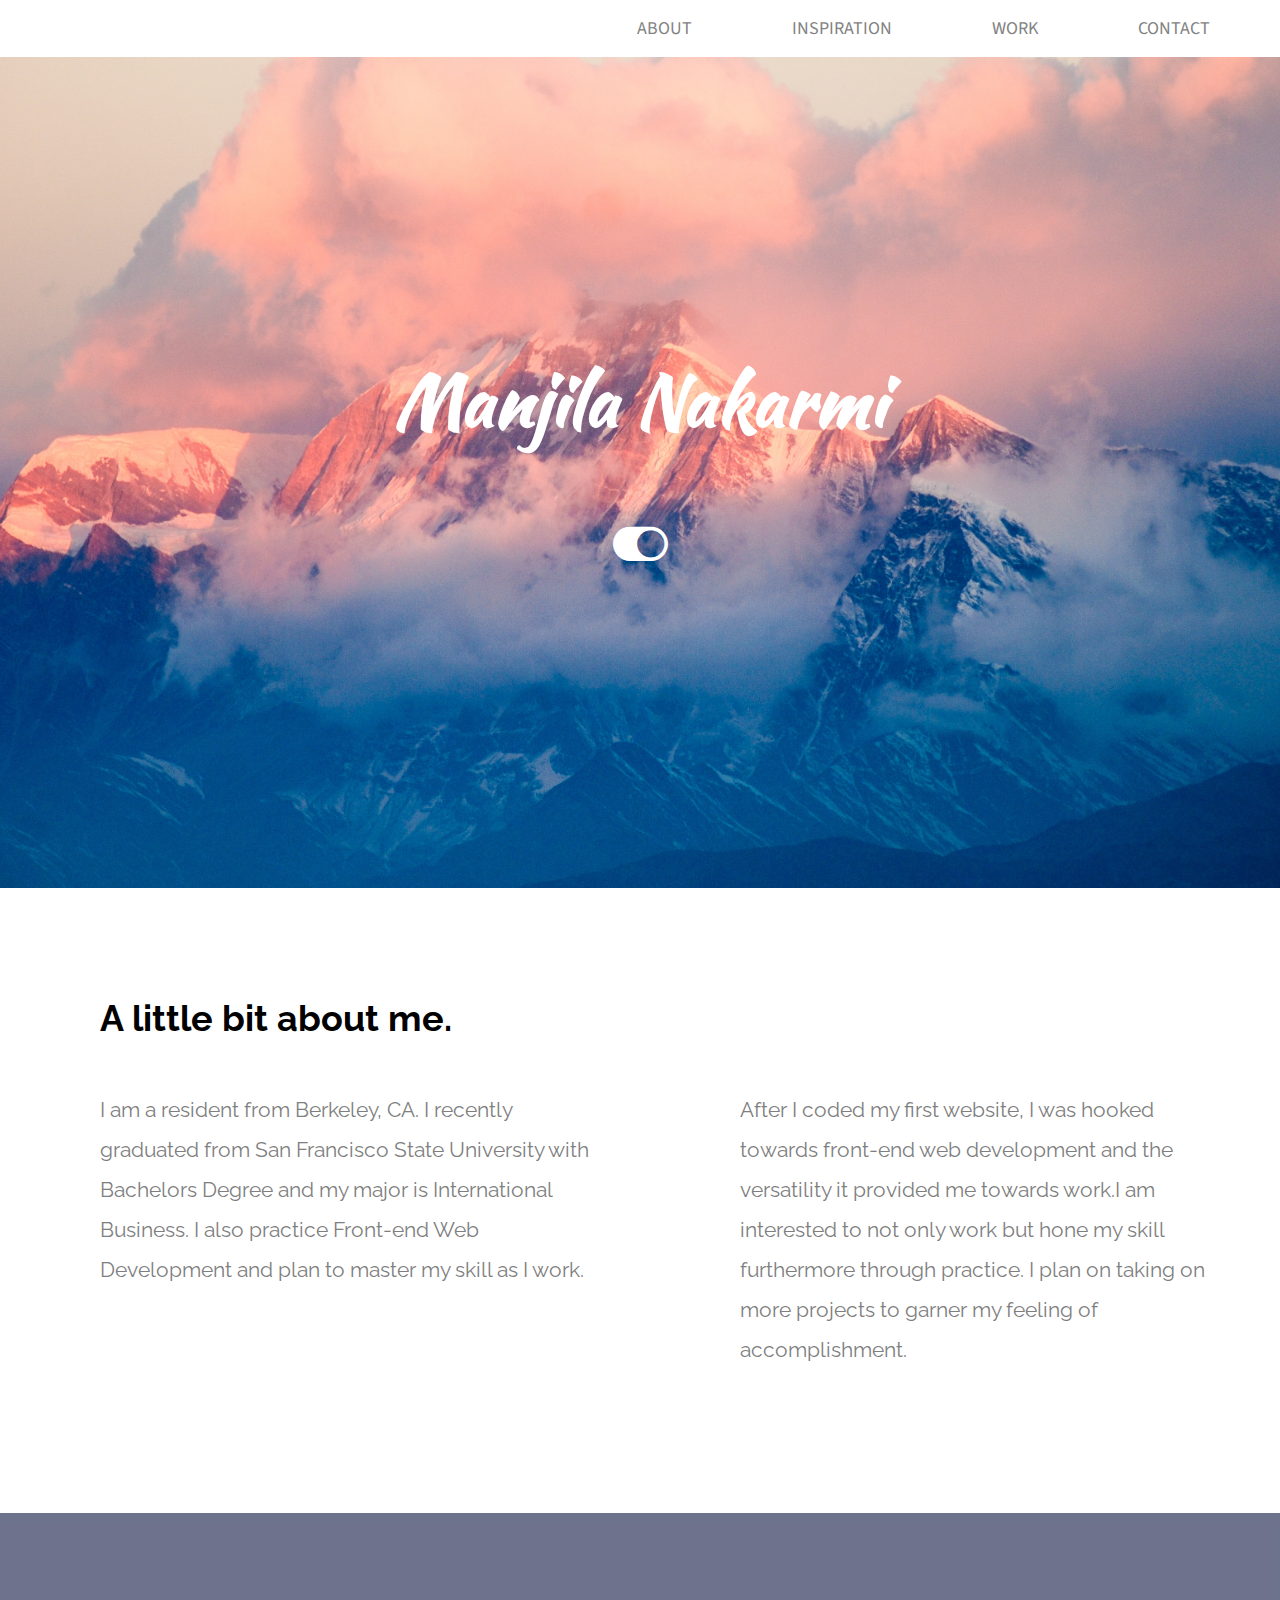
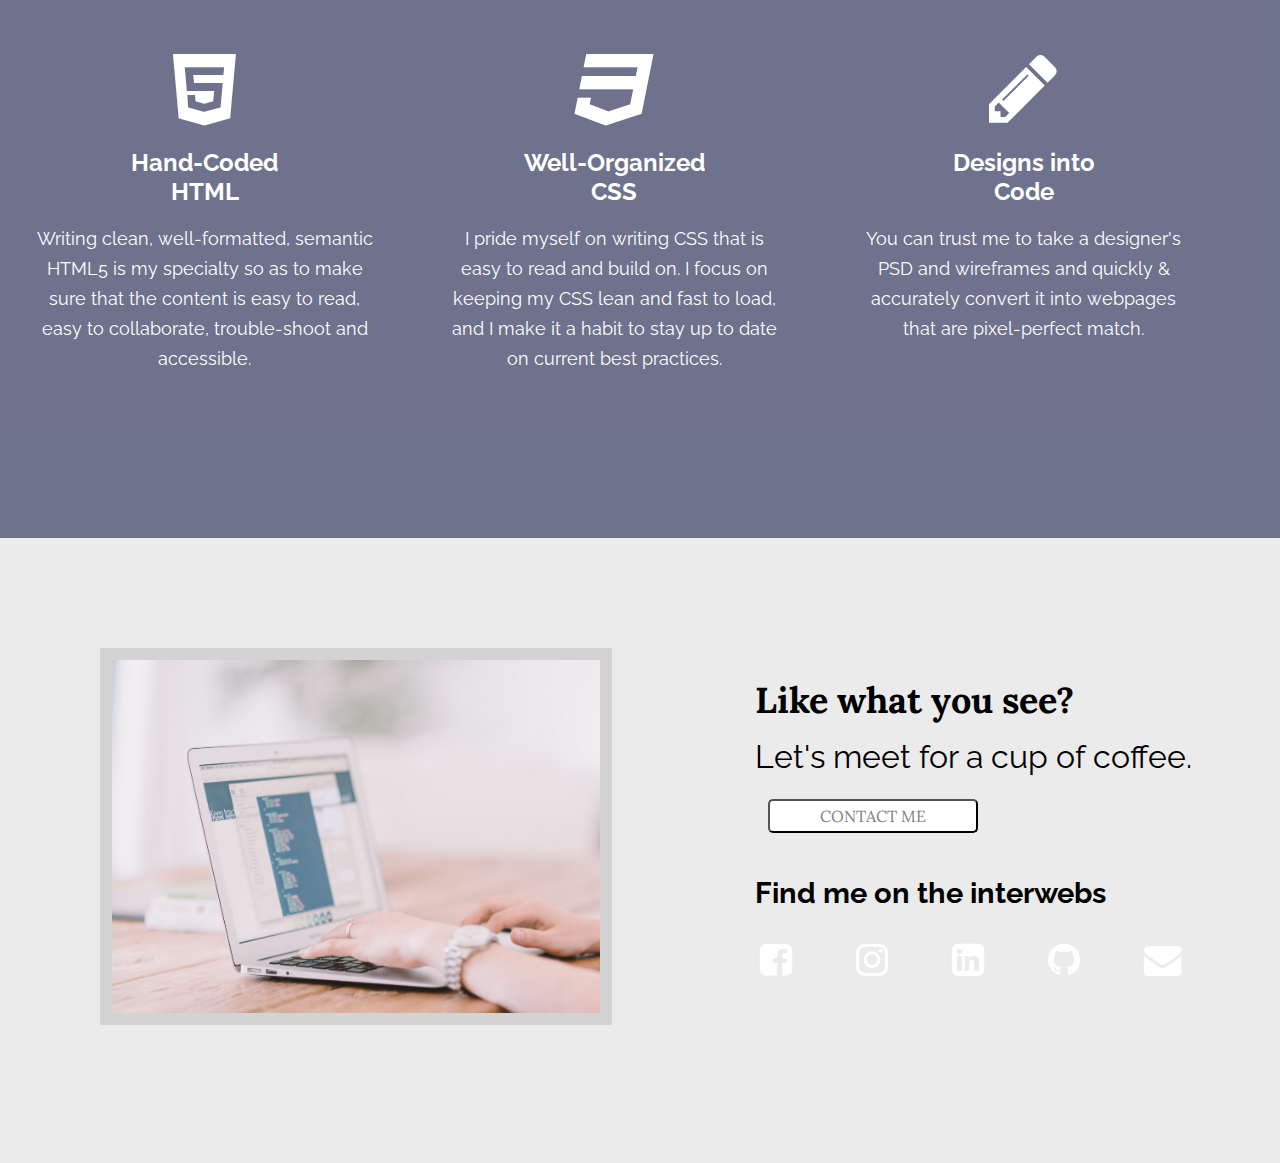
<file: index.html>
<!doctype html>
    <html lang="en">
    <head>
      <link rel="icon" href="../M.png" type="image/x-icon">
      <title>Manjila Nakarmi | Front-End Web Developer</title>
      <link rel="stylesheet" href="css/normalize.css">
      <link rel="stylesheet" href="css/main.css">
      <link rel="stylesheet" href="http://maxcdn.bootstrapcdn.com/font-awesome/4.5.0/css/font-awesome.min.css"/>
      <link href='https://fonts.googleapis.com/css?family=Source+Sans+Pro:400,700' rel='stylesheet' type='text/css'>
      <link href="https://fonts.googleapis.com/css?family=Lora:400,700" rel="stylesheet">
      <link href="https://fonts.googleapis.com/css?family=Kaushan+Script|Raleway" rel="stylesheet">
      <link rel="apple-touch-icon" sizes="57x57" href="img/apple-icon-57x57.png">
      <link rel="apple-touch-icon" sizes="60x60" href="img/apple-icon-60x60.png">
      <link rel="apple-touch-icon" sizes="72x72" href="img/apple-icon-72x72.png">
      <link rel="apple-touch-icon" sizes="76x76" href="img/apple-icon-76x76.png">
      <link rel="apple-touch-icon" sizes="114x114" href="img/apple-icon-114x114.png">
      <link rel="apple-touch-icon" sizes="120x120" href="img/apple-icon-120x120.png">
      <link rel="apple-touch-icon" sizes="144x144" href="img/apple-icon-144x144.png">
      <link rel="apple-touch-icon" sizes="152x152" href="img/apple-icon-152x152.png">
      <link rel="apple-touch-icon" sizes="180x180" href="img/apple-icon-180x180.png">
      <link rel="icon" type="image/png" sizes="192x192"  href="img/android-icon-192x192.png">
      <link rel="icon" type="image/png" sizes="32x32" href="img/favicon-32x32.png">
      <link rel="icon" type="image/png" sizes="96x96" href="img/favicon-96x96.png">
      <link rel="icon" type="image/png" sizes="16x16" href="img/favicon-16x16.png">
      <link rel="manifest" href="/manifest.json">
      <meta name="msapplication-TileColor" content="#ffffff">
      <meta name="msapplication-TileImage" content="img/ms-icon-144x144.png">
      <meta name="theme-color" content="#ffffff">
    </head>

    <body>
      <nav class="menu">
        <ul>
         <li><a href="#about">About</a></li>
         <li><a href="inspiration.html">Inspiration</a></li>
         <li><a href="#work">Work</a></li>
         <li><a href="#contact">Contact</a></li>

       </ul>
     </nav>
     <header class="fixed-background">
      <div class="full-width">
        <h2>Manjila Nakarmi</h2>
        <!-- <button>Change Background</button> -->
        <i class="fa fa-toggle-on fa-3x" aria-hidden="true"></i>
      </div>
    </header>
    <main>
      <section id="about">
       <div class="full-width">
        <h2>A little bit about me.</h2>
        <div class="half-width">
          <p>I am a resident from Berkeley, CA. I recently graduated from San Francisco State University with Bachelors Degree and my major is International Business. I also practice Front-end Web Development and plan to master my skill as I work.</p>
        </div>
        <div class="half-width two">
          <p>After I coded my first website, I was hooked towards front-end web development and the versatility it provided me towards work.I am interested to not only work but hone my skill furthermore through practice. I plan on taking on more projects to garner my feeling of accomplishment.</p>
        </div>
      </div>
    </section>

    <section id="work">
     <div class="full-width">
      <div class="third-width">
       <i class="fa fa-html5 fa-5x" aria-hidden="true"></i>
       <h3>Hand-Coded HTML</h3>
       <p>Writing clean, well-formatted, semantic HTML5 is my specialty so as to make sure that the content is easy to read, easy to collaborate, trouble-shoot and accessible.</p>
     </div>
     <div class="third-width">
       <i class="fa fa-css3 fa-5x" aria-hidden="true"></i>
       <h3>Well-Organized CSS</h3>
       <p>I pride myself on writing CSS that is easy to read and build on. I focus on keeping my CSS lean and fast to load, and I make it a habit to stay up to date on current best practices.</p>
     </div>
     <div class="third-width">
       <i class="fa fa-pencil fa-5x" aria-hidden="true"></i>
       <h3>Designs into Code</h3>
       <p>You can trust me to take a designer's PSD and wireframes and quickly & accurately convert it into webpages that are pixel-perfect match.</p>
     </div>
   </div>
 </section>
</main>

<footer id="contact">
 <div class="full-width">
  <div class="half-width">
   <img id="contact-img" src="img/crew-56835.jpg" alt="My Contact Image"/>
 </div>
 <div class="half-width" id="contact-info">
   <h2>Like what you see?</h2>
   <h3 id="email-header">Let's meet for a cup of coffee.</h3>
   <!-- <a href="mailto:manjila@manjilanakarmi.com"><img id="envelope" src="img/icon-envelope.png" alt="Envelope Icon"/>manjila [@] manjilanakarmi.com</a> -->
   <button id="showModal">Contact Me</button>
   <div class="modal">
    <div class="modal-content">
      <p id="X" class="close">X</p>
    <!-- <h3>Contact Form</h3>
    <p>Please enter your information below and I will get back to you!</p>
    <form class="mailus">
      <input type="text" name="name" placeholder="Full Name">
      <input type="email" name="email" placeholder="Email Address">
      <textarea>Message</textarea>
    </form> -->
    <div class="typeform-widget" data-url="https://manjilanakarmi.typeform.com/to/jh4MSf" style="width: 100%; height: 450px;" > </div> <script> (function() { var qs,js,q,s,d=document, gi=d.getElementById, ce=d.createElement, gt=d.getElementsByTagName, id="typef_orm", b="https://embed.typeform.com/"; if(!gi.call(d,id)) { js=ce.call(d,"script"); js.id=id; js.src=b+"embed.js"; q=gt.call(d,"script")[0]; q.parentNode.insertBefore(js,q) } })() </script> <div style="font-family: Sans-Serif;font-size: 12px;color: #999;opacity: 0.5; padding-top: 5px;" > <!-- powered by <a href="https://www.typeform.com/examples/forms/contact-form-template/?utm_campaign=jh4MSf&amp;utm_source=typeform.com-10452063-Basic&amp;utm_medium=typeform&amp;utm_content=typeform-embedded-contactform&amp;utm_term=EN" style="color: #999" target="_blank">Typeform</a> --> </div>
    <!-- <button class="close">Close</button> -->
  </div>
</div>
<h3 id="socialmedia-header">Find me on the interwebs</h3>
<ul>
 <li><a href="https://www.facebook.com/DestinationManjilaHeart"><i class="fa fa-facebook-square fa-lg" aria-hidden="true"></i></a></li>
 <li><a href="https://www.instagram.com/prettyandclumsy/"><i class="fa fa-instagram fa-lg" aria-hidden="true"></i></a></li>
 <li><a href="https://www.linkedin.com/in/manjilanakarmi/"><i class="fa fa-linkedin-square fa-lg" aria-hidden="true"></i></a></li>
 <li><a href="https://github.com/Manjilan"><i class="fa fa-github fa-lg" aria-hidden="true"></i></a></li>
 <li><a href="mailto:manjila@manjilanakarmi.com"><i class="fa fa-envelope fa-lg" aria-hidden="true"></i></a></li>
</ul>
</div>
</div>



</footer>
<script src="js/jquery-3.2.1.min.js"></script> <!-- jQuery -->
<script src="js/main.js"></script> <!-- main.js -->
</body>
</html>
</file>
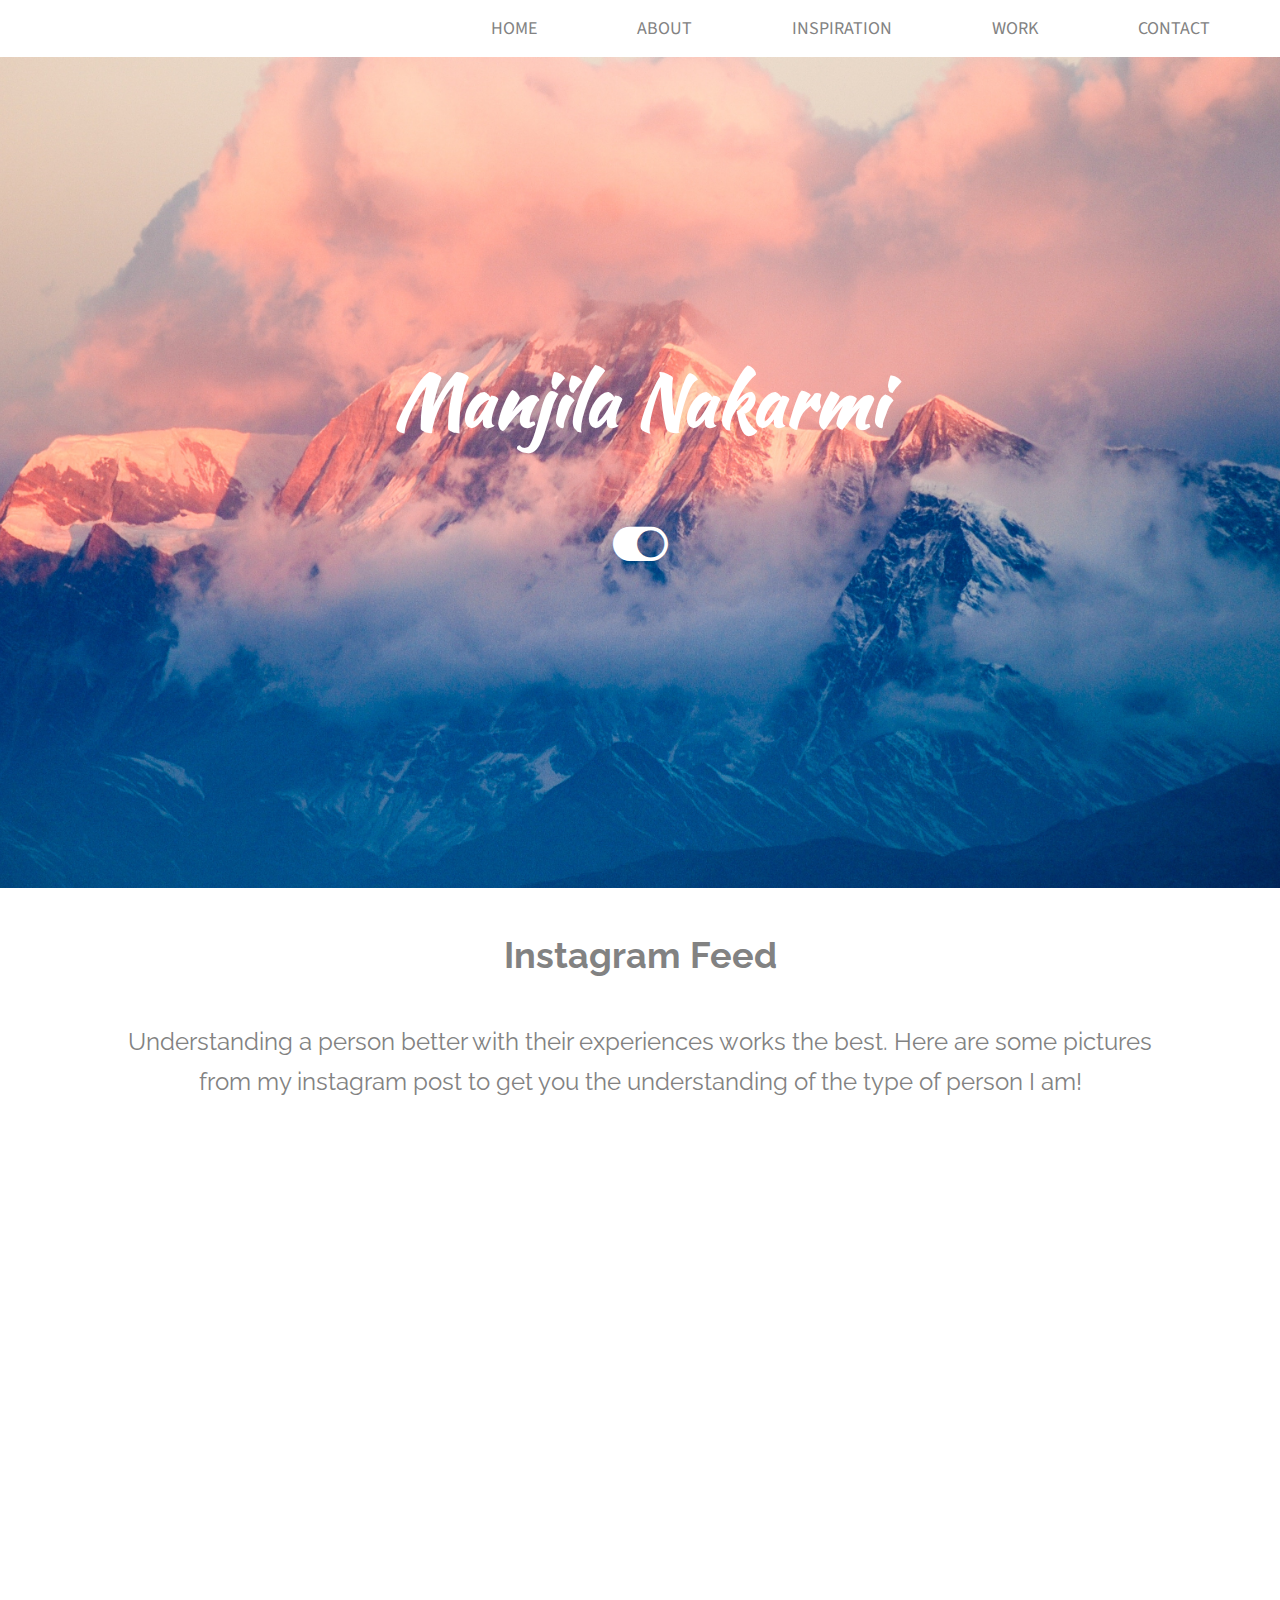
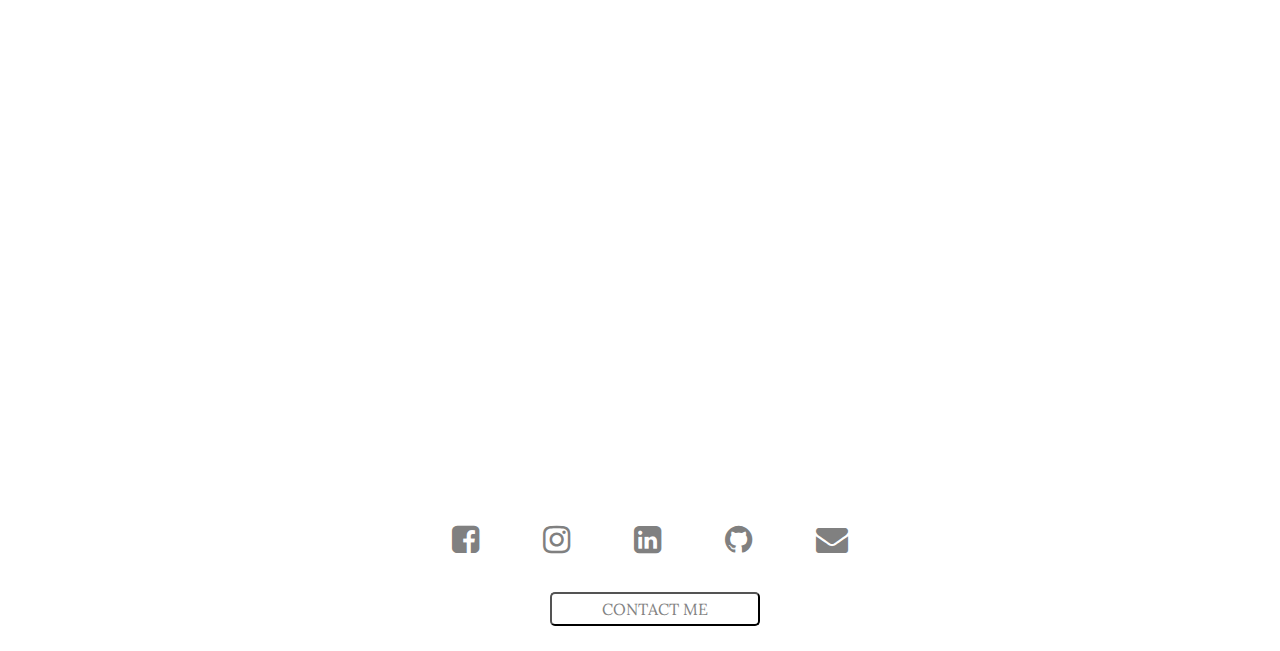
<file: inspiration.html>
<!doctype html>
<html lang="en">
<head>
  <link rel="icon" href="../M.png" type="image/x-icon">
  <title>Manjila Nakarmi | Front-End Web Developer</title>
  <link rel="stylesheet" href="css/normalize.css">
  <link rel="stylesheet" href="css/main.css"> 
  <link rel="stylesheet" href="http://maxcdn.bootstrapcdn.com/font-awesome/4.5.0/css/font-awesome.min.css"/>
  <link href='https://fonts.googleapis.com/css?family=Source+Sans+Pro:400,700' rel='stylesheet' type='text/css'>
  <link href="https://fonts.googleapis.com/css?family=Lora:400,700" rel="stylesheet">
  <link href="https://fonts.googleapis.com/css?family=Kaushan+Script|Raleway" rel="stylesheet">
  <link rel="apple-touch-icon" sizes="57x57" href="img/apple-icon-57x57.png">
  <link rel="apple-touch-icon" sizes="60x60" href="img/apple-icon-60x60.png">
  <link rel="apple-touch-icon" sizes="72x72" href="img/apple-icon-72x72.png">
  <link rel="apple-touch-icon" sizes="76x76" href="img/apple-icon-76x76.png">
  <link rel="apple-touch-icon" sizes="114x114" href="img/apple-icon-114x114.png">
  <link rel="apple-touch-icon" sizes="120x120" href="img/apple-icon-120x120.png">
  <link rel="apple-touch-icon" sizes="144x144" href="img/apple-icon-144x144.png">
  <link rel="apple-touch-icon" sizes="152x152" href="img/apple-icon-152x152.png">
  <link rel="apple-touch-icon" sizes="180x180" href="img/apple-icon-180x180.png">
  <link rel="icon" type="image/png" sizes="192x192"  href="img/android-icon-192x192.png">
  <link rel="icon" type="image/png" sizes="32x32" href="img/favicon-32x32.png">
  <link rel="icon" type="image/png" sizes="96x96" href="img/favicon-96x96.png">
  <link rel="icon" type="image/png" sizes="16x16" href="img/favicon-16x16.png">
  <link rel="manifest" href="/manifest.json">
  <meta name="msapplication-TileColor" content="#ffffff">
  <meta name="msapplication-TileImage" content="img/ms-icon-144x144.png">
  <meta name="theme-color" content="#ffffff">
</head>

<body>
  <nav class="menu">
    <ul>
     <li><a href="index.html">Home</a></li>
     <li><a href="index.html#about">About</a></li>
     <li><a href="inspiration.html">Inspiration</a></li>
     <li><a href="index.html#work">Work</a></li>
     <li><a href="#contactme">Contact</a></li>

   </ul>
 </nav>
 <header class="fixed-background">
      <div class="full-width">
        <h2>Manjila Nakarmi</h2>
        <!-- <button>Change Background</button> -->
        <i class="fa fa-toggle-on fa-3x" aria-hidden="true"></i>
      </div>
    </header>
  <main>
    <div class="full-width">
    <div class="inspo">
      <h3>Instagram Feed</h3>
      <p>Understanding a person better with their experiences works the best. Here are some pictures from my instagram post to get you the understanding of the type of person I am!</p>
      <!-- LightWidget WIDGET --><script src="http://lightwidget.com/widgets/lightwidget.js"></script><iframe src="http://lightwidget.com/widgets/ef61dc008c6b5594992260c0edbecb44.html" scrolling="no" allowtransparency="true" class="lightwidget-widget" style="width: 70%; border: 0; overflow: hidden;"></iframe>
    </div>
  </div>
    <!-- <h3>Experiences</h3>
    <div class="gallery full-width">
      
      <div class="col-1-3">
        <img class="galleryimg" src="https://scontent-dft4-3.xx.fbcdn.net/v/t31.0-8/19055896_10155411345567436_2050221404009209466_o.jpg?oh=ea63cf04503aaec08f8a70a264c95a62&oe=5A4D48FE" alt="Gambian's Park">
      </div>
      <div class="col-1-3">
        <img class="galleryimg" src="https://scontent-dft4-3.xx.fbcdn.net/v/t31.0-8/19055896_10155411345567436_2050221404009209466_o.jpg?oh=ea63cf04503aaec08f8a70a264c95a62&oe=5A4D48FE" alt="Gambian's Park">
      </div>
      <div class="col-1-3">
        <img class="galleryimg" src="https://scontent-dft4-3.xx.fbcdn.net/v/t31.0-8/19055896_10155411345567436_2050221404009209466_o.jpg?oh=ea63cf04503aaec08f8a70a264c95a62&oe=5A4D48FE" alt="Gambian's Park">
      </div>
    </div>
    <div class="modal">
      <img src="" alt="">
    </div> -->
    <div class="full-width">
      <div id="space">
        <h3>My Inspirations</h3>
        <p>My inspirations come from travelling and discovering the wonders of nature. The birth of human life from the nature in itself is a miracle and to take inspiration for things in life from nature should bring beauty into one's projects.</p>
      </div>

    </div>


  </main>
  
</div>
<footer id="contactme">
  <ul>
   <li><a href="https://www.facebook.com/DestinationManjilaHeart"><i class="fa fa-facebook-square fa-2x" aria-hidden="true"></i></a></li>
   <li><a href="https://www.instagram.com/prettyandclumsy/"><i class="fa fa-instagram fa-2x" aria-hidden="true"></i></a></li>
   <li><a href="https://www.linkedin.com/in/manjilanakarmi/"><i class="fa fa-linkedin-square fa-2x" aria-hidden="true"></i></a></li>
   <li><a href="https://github.com/Manjilan"><i class="fa fa-github fa-2x" aria-hidden="true"></i></a></li>
   <li><a href="mailto:manjila@manjilanakarmi.com"><i class="fa fa-envelope fa-2x" aria-hidden="true"></i></a></li>
 </ul>
</footer>
<aside>
 <button id="showModal">Contact Me</button>
 <div class="modal">
  <div class="modal-content">
    <p id="X" class="close">X</p>
    <!-- <h3>Contact Form</h3>  
    <p>Please enter your information below and I will get back to you!</p>
    <form class="mailus">
      <input type="text" name="name" placeholder="Full Name">
      <input type="email" name="email" placeholder="Email Address">
      <textarea>Message</textarea>
    </form> -->
    <div class="typeform-widget" data-url="https://manjilanakarmi.typeform.com/to/jh4MSf" style="width: 100%; height: 450px;" > </div> <script> (function() { var qs,js,q,s,d=document, gi=d.getElementById, ce=d.createElement, gt=d.getElementsByTagName, id="typef_orm", b="https://embed.typeform.com/"; if(!gi.call(d,id)) { js=ce.call(d,"script"); js.id=id; js.src=b+"embed.js"; q=gt.call(d,"script")[0]; q.parentNode.insertBefore(js,q) } })() </script> <div style="font-family: Sans-Serif;font-size: 12px;color: #999;opacity: 0.5; padding-top: 5px;" > <!-- powered by <a href="https://www.typeform.com/examples/forms/contact-form-template/?utm_campaign=jh4MSf&amp;utm_source=typeform.com-10452063-Basic&amp;utm_medium=typeform&amp;utm_content=typeform-embedded-contactform&amp;utm_term=EN" style="color: #999" target="_blank">Typeform</a> --> </div>
    <!-- <button class="close">Close</button> -->
  </div>
</div>
</aside>

<script src="js/jquery-3.2.1.min.js"></script> <!-- jQuery -->
<script src="js/main.js"></script> <!-- main.js -->
</body>
</html>
</file>
<file: css/main.css>
/***** BASE STYLES *****/
*{
    box-sizing: border-box;
}
body{
	 font-family: 'Raleway', serif;  
}



#about, #work, #contact {
	height: 625px;
}

/***** GRID *****/

.full-width{
	width: 100%;
	margin: 0 auto;
    height: auto;
}

.half-width{
	width: 50%;
	float: left;
    flex-wrap: wrap;
}

.third-width{
	width: 32%;
	float: left;
}

/***** HEADER *****/

.fixed-background {
    background: url('../img/aman-dhakal-205796.jpg');
    width: 100%;
    height: auto;
    display:block;
    background-attachment: fixed;
    background-position: center;
    background-repeat: no-repeat;
    background-size: cover;
}

.change{
    background: url('../img/ales-krivec-107499.jpg');
    background-position: center;
    background-size: cover;
    background-attachment: fixed;
    width: 100%;
    display:block;
    height: auto;
}

header .full-width {
align-items: right;
text-align: center;
padding: 300px 0; /*this could vary depending on screen size*/
width: 100%;
}
.fixed-background{
   
}

i{
    color: white;
}

header h2 {
color: white;
font-size: 72px;
line-height: 80px;
font-family: 'Kaushan Script', cursive;
}

header h2 span {
    color: #2b2b2b;
}


/*****NAVIGATION MENU *****/

nav {
    position: fixed;
    top: 0;
    left: 0;
    right: 0;
    background-color: white;
    z-index: 100;
}
nav ul{
    display: flex;
    justify-content: flex-end;
    margin-right: 50px;
}

 ul li{
    display: inline-block;
    padding-right: 20px;
    font-family: 'Source Sans Pro', sans-serif;
}

nav ul li a {
    text-transform: uppercase;
    text-decoration: none;
    font-size: 18px;
    color: #828282;
    padding-left: 80px; 
}

a:hover{
    color: #4A5070;
}


/***** ABOUT *****/

#about .full-width{
	padding: 80px 0 150px 0;
    
}

#about h2 {
    font-size: 36px;
    margin-left: 100px;
}
 
#about p {
    font-size: 21px;
    color: #7f7f7f;
    line-height: 40px;
    padding-right: 50px;
    margin-left: 100px;
}

/***** WORK *****/

#work{
	background-color: #4A5070;
	text-align: center;
    opacity: 0.80;
}

#work .full-width{
	padding: 115px 0 115px 0;
}

#work img{
	padding-bottom: 30px;
}

#work h3 {
    font-size: 24px;
    width: 190px;
    margin: 0 auto;
    color: white;
    
}
 
#work p {
    font-size: 18px;
    line-height: 30px;
    color: white;
    padding: 0 35px;
}


/***** ABOUT *****/

#contact{
	background-color: #ebebeb;
    flex-wrap: wrap;
}
 #contact-info{
    display: block;
 }

#contact .full-width {
    padding: 110px 0;
    padding-bottom: 200px;
}

#contact-img {
    border: 12px solid lightgrey;
    margin-left: 100px;
    width: 80%;
}

#contact h2, #email-header, #socialmedia-header{
    padding-left: 115px;
}

#envelope {
    padding: 0 10px 0 115px;

}

#contact h2 {
    font-family: 'Lora', serif;
    font-size: 36px;
    padding-bottom: 15px;
}

#email-header{
    font-size: 32px;
    font-weight: normal;
    margin: -30px 0 5px 0;
}

#socialmedia-header {
    font-weight: bold;
    font-size: 29px;
    margin: 30px 0 0 0;
}

#contact a {
    text-decoration: none;
    color: grey;
    font-weight: bold;
    font-size: 28px;
}

footer ul{
    text-align: center;
}

i{
    padding: 20px;
}

i:hover{
    color: #4A5070;
}
.fa-5x:hover{
    color: white;
}
.fa-2x{
    color: grey;
}


#contact ul {
    list-style: none;
}

#contact ul li {
     display: inline-block;
}

#contact ul img {
    padding-right: 48px;
}

.half-width a{
    display: flex;
    flex-wrap: wrap;
}

/***** INSPIRATION *****/

.inspo{
    text-align: center;
    color: #828282;

}
.inspo h3{
    font-size: 36px;
    padding: 10px;
}
.inspo p{
    font-size: 24px;
    padding-right: 100px;
    padding-left: 100px;
    line-height: 40px;
}
#space{
    background-image: url('../img/stefan-stefancik-105376.jpg');
    width: 100%;
    height: auto;
    background-size: cover;
    display:block;
    background-position: center;
    background-attachment: fixed;
    color: white;
    padding: 300px 100px 150px 100px;
    margin-top: 20px;
}


#space h3{
    font-size: 36px;
}

#space p{
    font-size: 24px;
    width: 50%;
    line-height: 40px;
}

/***** MODAL *****/

button{
    margin-left: 43%;
    margin-right: 40%;
    margin-bottom: 2%;
    border-radius: 5px;
    padding: 5px 50px 5px 50px;
    text-transform: uppercase;
    background-color: white;
    font-family: 'Lora', serif;
    color: #828282;

}

input{
    display: block;
    width: 50%;
    margin-top: 10px;
    margin-bottom: 10px;
    border: 1px solid grey;
}

textarea{
    width: 50%;
    height: 200px;
    color: #828282;
    border: 1px solid grey;
    margin-top: 8px;
}

.modal {
 /* padding: 20px;*/
  background-color: rgba(0, 0, 0, .3);
  display: none;
  justify-content: center;
  align-items: center;
  position: fixed;
  top: 0;
  left: 0;
  right: 0;
  bottom: 0;
}

.mailus{
    display: flex;
    flex-direction: column;
    align-items: center;
}

.modal-content {
  /*padding: 20px 10px;*/
  color: #828282;
  background-color: white;
  width: 60%;
  text-align: center;
}

.modal-content i{
    color: #969691;
}
.modal-content button{
    margin-left: 40%;
    margin-top: 4%;
    border: 1px solid grey;
}

.modal-open {
    overflow: hidden;
}
.close p{
    display: flex;
    justify-content: flex-end;
}
#X{
    text-align: right;
    padding: 20px;
    font-weight: bold;
}
.half-width button{
    margin-left: 20%;
    margin-top: 3%;
}

/*.gallery{
    display: flex;
    justify-content: space-around;

}
.col-1-3{
    width: 20%;

}
.col-1-3 img{
    width: 100%;
    display: block;
}
*/

@media screen and (max-width: 1170px) {
    header h2{
        font-size: 45px;
        padding: 10px;
    }

}
@media screen and (max-width: 950px) {
       
    #contact-img{
        display:block;
    }
    #contact h2{
        font-size:20px;
        margin-bottom: 40px;
    }
    #contact h3{
        font-size:18px;
    }
    #socialmedia-header {
        margin-top: 10px;
    }
}

@media screen and (max-width: 860px) {
    .half-width{
        display: flex;
        justify-content: space-around;
        align-items: center;
        padding: 20px;
        width: 100%;
        float: none;
    }
    .two{
        display:none;
    }
    .third-width{
        display: flex;
        justify-content: space-around;
        align-items: center;
        width: 100%;
        float: none;

    }
    .full-width{
        padding: 100px;
    }
    .half-width p, .third-width p{
         font-size: 12px;
    }
}
@media screen and (max-width: 650px){
    #work .full-width{
    padding: 55px 0 115px 0;
}

}
@media screen and (max-width: 450px){
    header h2{
        font-size: 30em;
    }
    p{
        font-size: 3em;
    }
    }
</file>
